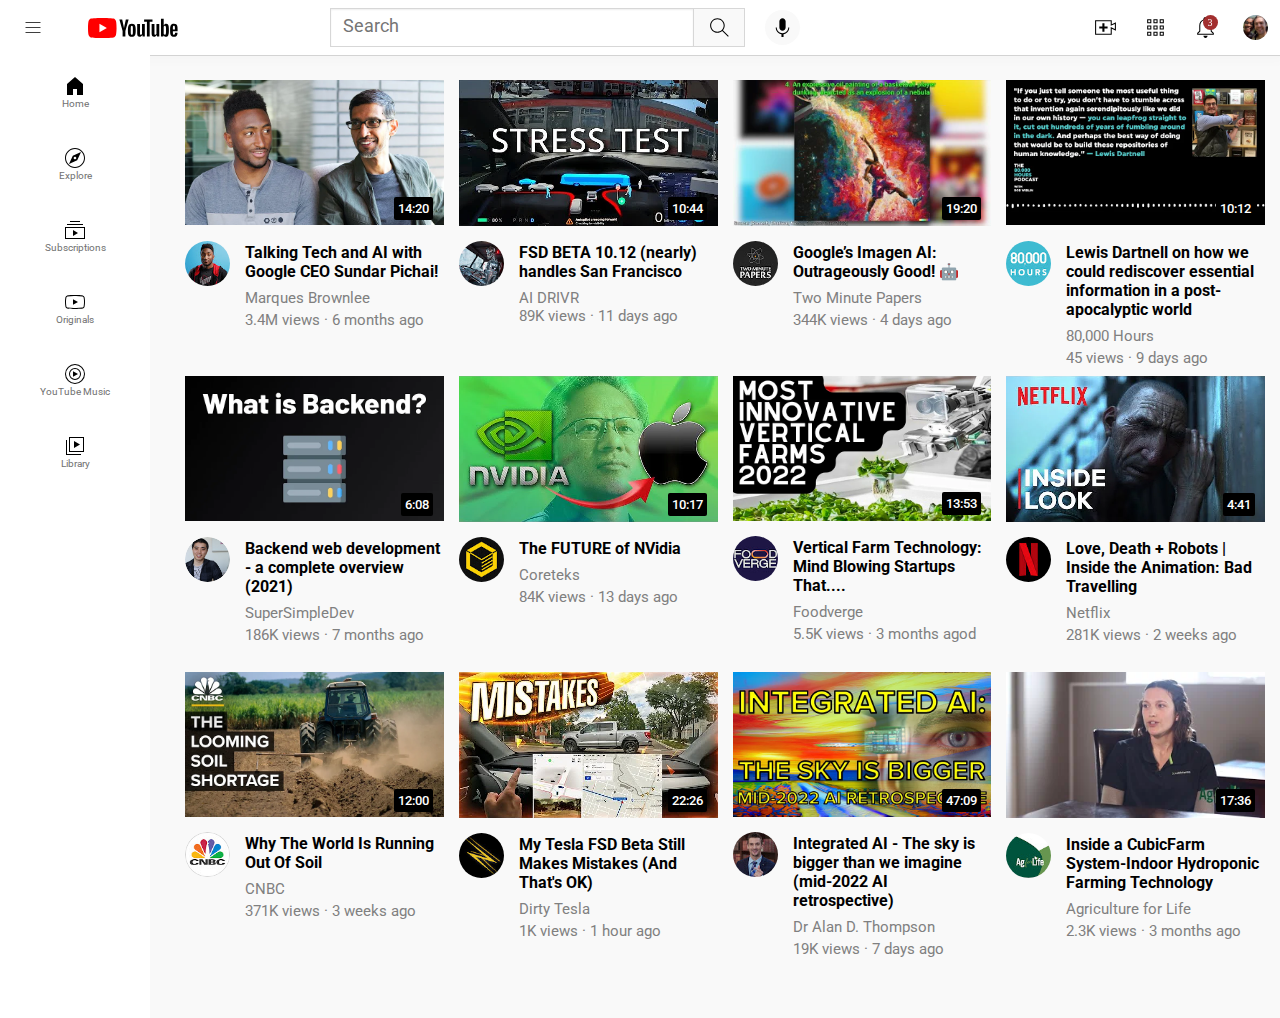
<file: index.html>
<!DOCTYPE html>
<html>

<head>
    <title>Youtube.com Clone</title>
    <link rel="preconnect" href="https://fonts.googleapis.com">
    <link rel="preconnect" href="https://fonts.gstatic.com" crossorigin>
    <link
        href="https://fonts.googleapis.com/css2?family=Montserrat:wght@400;700&family=Roboto:ital,wght@0,400;1,700&display=swap"
        rel="stylesheet">
    <link rel="stylesheet" href="Youtube.css">
    <link rel="stylesheet" href="Youtube-header.css">
    <link rel="stylesheet" href="Youtube-general.css">
</head>

<body style="background">
    <header class="header">

        <div class="left-section">
            <img src="Icons\hamburger-menu.svg" class="hamburger-menu"> <img class="youtubePic"
                src="Thumbnails/youtube-logo.svg" alt="">

        </div>
        <div class="middle-section">
            <input class="searchBox" type="text" placeholder="Search">
            <div class="searchIcon Icons-div">
                <img src="Icons\search icon.svg" class="Icons">
                <div class=" tooltip">Search</div>
            </div>
            <div class=" Icons-div">
                <div class=" voice-search-icon">
                    <img src="Icons\voice-search-icon.svg" class="Icons ">
                </div>
                <div class=" tooltip">
                    Search With Your Voice
                </div>

            </div>
        </div>
        <div class="right-section">
            <div class=" Icons-div">
                <img src="Icons\video-camera-icon.svg" class="Icons">
                <div class=" tooltip">
                    Create
                </div>
            </div>
            <div class=" Icons-div">
                <img src="Icons\squares-menu.svg" class="Icons">
                <div class=" tooltip">
                    Youtube Apps
                </div>
            </div>
            <div class="notification-bell-icon Icons-div">
                <img src="Icons\bell-icon.svg" class="Icons">
                <div class=" notification-count">
                    3
                </div>
                <div class="tooltip">
                    Notifications
                </div>

            </div>
            <div class=" Icons-div">
                <img src="Thumbnails\my-profile-pic.jpg" class="Icons smallCircularImage ">
                <div class=" tooltip">
                    Profile
                </div>
            </div>
        </div>

    </header>
    <main>
        <section class="videoGrid">
            <!-- 1st thumbnail -->
            <div class="Thumbnails">
                <div class=" thumbnail-container">
                    <a href="https://www.youtube.com/watch?v=n2RNcPRtAiY"> <img class="Thumbnails"
                            src="Thumbnails\Sundar and Mkbhd.webp" alt="">
                    </a>

                    <div class=" video-time">14:20</div>
                </div>
                <div class="thumbBotDiv">

                    <div class=" channelProfilePic smallCircularImage">
                        <a href="https://www.youtube.com/watch?v=n2RNcPRtAiY"><img class="smallCircularImage"
                                src="Thumbnails\channel-1.jpeg" alt=""></a>
                        <div class=" channel-pic-tooltip-grid">

                            <img class="smallCircularImage" src="Thumbnails\channel-1.jpeg" alt="">
                            <div class=" name-and-subsriber-row-grid">
                                <p class="channel-pic-tooltip-name-text"><a
                                        href="https://www.youtube.com/watch?v=n2RNcPRtAiY">Marques Brownlee</a>
                                </p>

                                <p class=" grayText">15M subscribers</p>
                            </div>
                        </div>
                    </div>
                    <div class="vidInfoDiv">
                        <p class="VideoName"><a href="https://www.youtube.com/watch?v=n2RNcPRtAiY">Talking Tech and AI
                                with
                                Google CEO Sundar Pichai!</a></p>
                        <p class="grayText"><a href="https://www.youtube.com/watch?v=n2RNcPRtAiY">Marques Brownlee </a>

                        </p>
                        <p class="grayText">3.4M views · 6 months ago</p>
                    </div>
                </div>
            </div>


            <!-- 2nd thumbnail -->
            <div class="Thumbnails">
                <div class=" thumbnail-container">
                    <a href="https://www.youtube.com/watch?v=fwduh2kRj3M"> <img class="Thumbnails"
                            src="Thumbnails\ai driver thumbnail.webp" alt=""></a>
                    <div class=" video-time">10:44</div>
                </div>
                <div class="thumbBotDiv">
                    <div class=" channelProfilePic smallCircularImage">
                        <a href="https://www.youtube.com/watch?v=fwduh2kRj3M"><img class="smallCircularImage"
                                src="Thumbnails\ai driver channel pic.jpg" alt=""></a>
                        <div class=" channel-pic-tooltip-grid">
                            <img class="smallCircularImage" src="Thumbnails\ai driver channel pic.jpg" alt="">
                            <div class=" name-and-subsriber-row-grid">
                                <p class=" channel-pic-tooltip-name-text">
                                    AI DRIVR</p>
                                <p class=" grayText"> 64.1K subscribers </p>
                            </div>
                        </div>
                    </div>
                    <div class="vidInfoDiv">
                        <p class="VideoName"><a href="https://www.youtube.com/watch?v=fwduh2kRj3M">FSD BETA 10.12
                                (nearly)
                                handles San Francisco</a></p>
                        <div class=" bottom-half-of-vid-info-div">
                            <p class="grayText">
                                <a href="https://www.youtube.com/watch?v=fwduh2kRj3M"> AI DRIVR</a>

                            </p>
                            <p class="grayText">89K views · 11 days ago</p>
                        </div>
                    </div>
                </div>
            </div>
            </a>
            <!-- 3rd thumbnail -->
            <div class="Thumbnails">
                <div class=" thumbnail-container">
                    <a href="https://www.youtube.com/watch?v=HyOW6fmkgrc"> <img class="Thumbnails"
                            src="Thumbnails\two minute papers thumbnail.webp"> </a>
                    <div class=" video-time">19:20</div>
                </div>
                <div class="thumbBotDiv">
                    <div class=" channelProfilePic smallCircularImage">
                        <a href="https://www.youtube.com/watch?v=HyOW6fmkgrc"><img class="smallCircularImage"
                                src="Thumbnails\two minute papers channel pic.jpg"></a>
                        <div class=" channel-pic-tooltip-grid">

                            <img class="smallCircularImage" src="Thumbnails\two minute papers channel pic.jpg" alt="">
                            <div class=" name-and-subsriber-row-grid">
                                <p class=" channel-pic-tooltip-name-text">
                                    Two Minute Papers
                                </p>
                                <p class=" grayText"> 64.1K subscribers</p>

                            </div>

                        </div>
                    </div>
                    <div class="vidInfoDiv">
                        <p class="VideoName"><a href="https://www.youtube.com/watch?v=HyOW6fmkgrc">Google’s Imagen AI:
                                Outrageously Good! 🤖
                            </a></p>
                        <p class="grayText"><a href="https://www.youtube.com/watch?v=HyOW6fmkgrc">Two Minute Papers</a>
                        </p>
                        <p class="grayText">344K views · 4 days ago</p>
                    </div>
                </div>
            </div>

            <!-- 4th thumbnail -->
            <div class="Thumbnails">
                <div class=" thumbnail-container">
                    <a href="https://www.youtube.com/watch?v=fn57zM3idY0">
                        <img class="Thumbnails" src="Thumbnails\80k thumnail.webp" alt=""> </a>
                    <div class=" video-time">10:12</div>
                </div>
                <div class="thumbBotDiv">
                    <div class=" channelProfilePic smallCircularImage">
                        <a href="https://www.youtube.com/watch?v=fn57zM3idY0">
                            <img class="smallCircularImage" src="Thumbnails\80k channel pic.jpg" alt=""></a>
                        <div class=" channel-pic-tooltip-grid">

                            <a href="https://www.youtube.com/watch?v=fn57zM3idY0">
                                <img class="smallCircularImage" src="Thumbnails\80k channel pic.jpg" alt=""></a>
                            <div class=" name-and-subsriber-row-grid">
                                <p class=" channel-pic-tooltip-name-text">
                                    80,000 Hours
                                </p>
                                <p class=" grayText">7.4K subscribers </p>
                            </div>
                        </div>
                    </div>
                    <div class="vidInfoDiv">
                        <p class="VideoName"><a href="https://www.youtube.com/watch?v=fn57zM3idY0">
                                Lewis Dartnell on how we could rediscover essential information in a
                                post-apocalyptic world
                            </a> </p>
                        <p class="grayText"><a href="https://www.youtube.com/watch?v=fn57zM3idY0">
                                80,000 Hours</a></p>
                        <p class="grayText">45 views · 9 days ago</p>
                    </div>
                </div>
            </div>
            <!-- 5th thumbnail -->
            <div class="Thumbnails">
                <div class=" thumbnail-container">
                    <a href="https://www.youtube.com/watch?v=XBu54nfzxAQ"> <img class="Thumbnails"
                            src="Thumbnails\backend thumbnail.webp" alt=""></a>
                    <div class=" video-time">6:08</div>
                </div>
                <div class="thumbBotDiv">
                    <div class=" channelProfilePic smallCircularImage">
                        <a href="https://www.youtube.com/watch?v=XBu54nfzxAQ"> <img class="smallCircularImage"
                                src="Thumbnails\supersimple channel.jpg" alt=""></a>
                        <div class=" channel-pic-tooltip-grid">

                            <img class="smallCircularImage" src="Thumbnails\supersimple channel.jpg" alt="">
                            <div class=" name-and-subsriber-row-grid">
                                <p class=" channel-pic-tooltip-name-text">
                                    SuperSimpleDev
                                </p>
                                <p class=" grayText">49K subscribers </p>

                            </div>

                        </div>
                    </div>
                    <div class="vidInfoDiv">
                        <p class="VideoName"><a href="https://www.youtube.com/watch?v=XBu54nfzxAQ">Backend web
                                development -
                                a complete overview (2021)</a>
                        </p>
                        <p class="grayText"><a href="https://www.youtube.com/watch?v=XBu54nfzxAQ">SuperSimpleDev</a></p>
                        <p class="grayText">186K views · 7 months ago</p>
                    </div>
                </div>
            </div>

            <!-- 6th thumbnail -->
            <div class="Thumbnails">
                <div class=" thumbnail-container">
                    <a href="https://www.youtube.com/watch?v=UFnSHaJyhwk">
                        <img class="Thumbnails" src="Thumbnails\nvidia thumbnail.webp" alt="">
                    </a>
                    <div class=" video-time">10:17</div>
                </div>
                <div class="thumbBotDiv">
                    <div class=" channelProfilePic smallCircularImage">
                        <a href="https://www.youtube.com/watch?v=UFnSHaJyhwk">
                            <img class="smallCircularImage" src="Thumbnails\Nvidia channel.jpg" alt="">
                        </a>
                        <div class=" channel-pic-tooltip-grid">

                            <img class="smallCircularImage" src="Thumbnails\Nvidia channel.jpg" alt="">
                            <div class=" name-and-subsriber-row-grid">
                                <p class=" channel-pic-tooltip-name-text">
                                    Coreteks
                                </p>
                                <p class=" grayText"> 130K subscribers</p>

                            </div>

                        </div>
                    </div>
                    <div class="vidInfoDiv">
                        <p class="VideoName"><a href="https://www.youtube.com/watch?v=UFnSHaJyhwk">
                                The FUTURE of NVidia</a></p>
                        <p class="grayText"><a href="https://www.youtube.com/watch?v=UFnSHaJyhwk">
                                Coreteks</a></p>
                        <p class="grayText">84K views · 13 days ago</p>
                    </div>
                </div>
            </div>
            </a>
            <!-- 6th thumbnail end -->

            <!-- 7th thumbnail -->
            <a href="https://www.youtube.com/watch?v=jKcliuGdJdU">
                <div class="Thumbnails">
                    <div class=" thumbnail-container">
                        <img class="Thumbnails" src="Thumbnails\1.webp" alt="">
                        <div class=" video-time">13:53</div>
                    </div>
                    <div class="thumbBotDiv">
                        <div class=" channelProfilePic smallCircularImage">
                            <img class="smallCircularImage" src="Thumbnails\second set of thumbnails\1 profile pic.jpg">
                            <div class=" channel-pic-tooltip-grid">
                                <img class="smallCircularImage"
                                    src="Thumbnails\second set of thumbnails\1 profile pic.jpg" alt="">
                                <div class=" name-and-subsriber-row-grid">
                                    <p class=" channel-pic-tooltip-name-text">
                                        Foodverge
                                    </p>
                                    <p class=" grayText"> 883 subscribers</p>
                                </div>
                            </div>
                        </div>

                        <div class="vidInfoDiv">
                            <p class="VideoName">Vertical Farm Technology: Mind Blowing Startups That....</p>
                            <p class="grayText">Foodverge</p>
                            <p class="grayText">5.5K views · 3 months agod</p>
                        </div>
                    </div>
                </div>
            </a>
            <!-- 7th thumbnail end -->

            <!-- 8th thumbnail -->
            <a href="https://www.youtube.com/watch?v=kB3bN22c60o">
                <div class="Thumbnails">
                    <div class=" thumbnail-container">
                        <img class="Thumbnails" src="Thumbnails\second set of thumbnails\2.webp" alt="">
                        <div class=" video-time">4:41</div>
                    </div>
                    <div class="thumbBotDiv">
                        <div class=" channelProfilePic smallCircularImage">
                            <img class="smallCircularImage" src="Thumbnails\second set of thumbnails\2 profile.jpg"
                                alt="">
                            <div class=" channel-pic-tooltip-grid">

                                <img class="smallCircularImage" src="Thumbnails\second set of thumbnails\2 profile.jpg"
                                    alt="">
                                <div class=" name-and-subsriber-row-grid">
                                    <p class=" channel-pic-tooltip-name-text">
                                        Netflix 23.9M subscribers
                                    </p>
                                    <p class=" grayText"> </p>

                                </div>

                            </div>
                        </div>
                        <div class="vidInfoDiv">
                            <p class="VideoName">Love, Death + Robots | Inside the Animation: Bad Travelling</p>
                            <p class="grayText">Netflix</p>
                            <p class="grayText">281K views · 2 weeks ago</p>
                        </div>
                    </div>
                </div>
            </a>
            <!-- 8th thumbnail end -->

            <!-- 9th thumbnail -->
            <a href="https://www.youtube.com/watch?v=NJhpoYwAqFA">
                <div class="Thumbnails">
                    <div class=" thumbnail-container">
                        <img class="Thumbnails" src="Thumbnails\second set of thumbnails\3.webp" alt="">
                        <div class=" video-time">12:00</div>
                    </div>
                    <div class="thumbBotDiv">
                        <div class=" channelProfilePic smallCircularImage">
                            <img class="smallCircularImage" src="Thumbnails\second set of thumbnails\3 profile.jpg"
                                alt="">
                            <div class=" channel-pic-tooltip-grid">

                                <img class="smallCircularImage" src="Thumbnails\second set of thumbnails\3 profile.jpg"
                                    alt="">
                                <div class=" name-and-subsriber-row-grid">
                                    <p class=" channel-pic-tooltip-name-text">
                                        CNBC
                                    </p>
                                    <p class=" grayText">2.74M subscribers </p>

                                </div>

                            </div>
                        </div>
                        <div class="vidInfoDiv">
                            <p class="VideoName">Why The World Is Running Out Of Soil</p>
                            <p class="grayText">CNBC</p>
                            <p class="grayText">371K views · 3 weeks ago</p>
                        </div>
                    </div>
                </div>
            </a>
            <!-- 10th thumbnail -->
            <a href="https://www.youtube.com/watch?v=Kf3t9gNOl98">
                <div class="Thumbnails">
                    <div class=" thumbnail-container">
                        <img class="Thumbnails" src="Thumbnails\second set of thumbnails\4.webp" alt="">
                        <div class=" video-time">22:26</div>
                    </div>
                    <div class="thumbBotDiv">
                        <div class=" channelProfilePic smallCircularImage">
                            <img class="smallCircularImage" src="Thumbnails\second set of thumbnails\4 profile.jpg"
                                alt="">
                            <div class=" channel-pic-tooltip-grid">

                                <img class="smallCircularImage" src="Thumbnails\second set of thumbnails\4 profile.jpg"
                                    alt="">
                                <div class=" name-and-subsriber-row-grid">
                                    <p class=" channel-pic-tooltip-name-text">
                                        Dirty Tesla
                                    </p>
                                    <p class=" grayText">79.4K subscribers </p>

                                </div>

                            </div>
                        </div>
                        <div class="vidInfoDiv">
                            <p class="VideoName">My Tesla FSD Beta Still Makes Mistakes (And That's OK)</p>
                            <p class="grayText">Dirty Tesla</p>
                            <p class="grayText">1K views · 1 hour ago</p>
                        </div>
                    </div>
                </div>
            </a>
            <!-- 11th thumbnail -->
            <a href="https://www.youtube.com/watch?v=gjlONmyA6KQ">
                <div class="Thumbnails">
                    <div class=" thumbnail-container">
                        <img class="Thumbnails" src="Thumbnails\second set of thumbnails\5.webp" alt="">
                        <div class=" video-time">47:09</div>
                    </div>
                    <div class="thumbBotDiv">
                        <div class=" channelProfilePic smallCircularImage">
                            <img class="smallCircularImage" src="Thumbnails\second set of thumbnails\5 profile.jpg"
                                alt="">
                            <div class=" channel-pic-tooltip-grid">

                                <img class="smallCircularImage" src="Thumbnails\second set of thumbnails\5 profile.jpg"
                                    alt="">
                                <div class=" name-and-subsriber-row-grid">
                                    <p class=" channel-pic-tooltip-name-text">
                                        Dr Alan D. Thompson
                                    </p>
                                    <p class=" grayText"> 18.5K subscribers</p>

                                </div>

                            </div>
                        </div>
                        <div class="vidInfoDiv">
                            <p class="VideoName">Integrated AI - The sky is bigger than we imagine (mid-2022 AI
                                retrospective)
                            </p>
                            <p class="grayText">Dr Alan D. Thompson</p>
                            <p class="grayText">19K views · 7 days ago</p>
                        </div>
                    </div>
                </div>
            </a>
            <!-- 12th thumbnail -->
            <a href="https://www.youtube.com/watch?v=bSIMrq6YK7k">
                <div class="Thumbnails">
                    <div class=" thumbnail-container">
                        <img class="Thumbnails" src="Thumbnails\second set of thumbnails\6.webp" alt="">
                        <div class=" video-time">17:36</div>
                    </div>
                    <div class="thumbBotDiv">
                        <div class=" channelProfilePic smallCircularImage">
                            <img class="smallCircularImage" src="Thumbnails\second set of thumbnails\6 profile.jpg"
                                alt="">
                            <div class=" channel-pic-tooltip-grid">

                                <img class="smallCircularImage" src="Thumbnails\second set of thumbnails\6 profile.jpg"
                                    alt="">
                                <div class=" name-and-subsriber-row-grid">
                                    <p class=" channel-pic-tooltip-name-text">
                                        Agriculture for Life
                                    </p>
                                    <p class=" grayText">3.13K subscribers </p>

                                </div>

                            </div>
                        </div>
                        <div class="vidInfoDiv">
                            <p class="VideoName">Inside a CubicFarm System-Indoor Hydroponic Farming Technology</p>
                            <p class="grayText">Agriculture for Life</p>
                            <p class="grayText">2.3K views · 3 months ago</p>
                        </div>
                    </div>
                </div>
            </a>
        </section>

    </main>


    <nav class=" side-bar">
        <div class=" side-bar-icon-divs">
            <img src="Icons/home(1)icon.svg" class=" side-bar-icon-imgs">
            <div class=" side-bar-icon-text">
                Home
            </div>
        </div>
        <div class=" side-bar-icon-divs">
            <img src="Icons/explore(2) icon.svg" class=" side-bar-icon-imgs">
            <div class=" side-bar-icon-text">
                Explore
            </div>
        </div>
        <div class=" side-bar-icon-divs">
            <img src="Icons/subscriptions(3) icon.svg" class=" side-bar-icon-imgs">
            <div class=" side-bar-icon-text">
                Subscriptions
            </div>
        </div>
        <div class=" side-bar-icon-divs">
            <img src="Icons/originals youtube (4) icon.svg" class=" side-bar-icon-imgs">
            <div class=" side-bar-icon-text">
                Originals
            </div>
        </div>
        <div class=" side-bar-icon-divs">
            <img src="Icons/youtube-music(5) icon.svg" class=" side-bar-icon-imgs">
            <div class=" side-bar-icon-text">
                YouTube Music
            </div>
        </div>
        <div class=" side-bar-icon-divs">
            <img src="Icons/library(6) icon.svg" class=" side-bar-icon-imgs">
            <div class=" side-bar-icon-text">
                Library
            </div>
        </div>

    </nav>
</body>

</html>
</file>
<file: Youtube.css>
.Thumbnails {
    width: 100%;
    display: grid;
    grid-template-columns: 1fr;
    grid-template-rows: 1fr 1fr;
    row-gap: 5px;
    vertical-align: top;
    background-color: #f9f9f9;
    position:relative;
    min-width: 250px;
    min-height: 110px;
    object-fit: cover;
}
a{
    cursor: pointer;
}
.thumbBotDiv{
    display: grid;
    grid-template-columns: 60px 1fr;
    vertical-align: top;
   background-color: inherit;
}
.vidInfoDiv{
    margin-top: 8px;
    display: flex;
    flex-direction: column; 
    row-gap: 4px;
}

.smallCircularImage{
width: 45px;
height: 45px;
border-radius: 50%;
            }

 .channel-pic-tooltip-grid .smallCircularImage{
width: 55px;
height: 55px;
}

.channelProfilePic{
vertical-align: top;
margin-top: 10px;
     }

.VideoName{
    font-weight: bold;
    padding: 4px 0px;
}

.grayText{
    font-size: 15px;
    color: gray;
        }
                .grayText a{
    font-size: 15px;
        color: gray;
                }
.videoGrid{
   display: grid;
    grid-template-columns: 1fr 1fr 1fr 1fr;
    grid-template-rows: 1fr 1fr 1fr;
    column-gap: 15px;   
    row-gap: 0px;
    position: relative;
   background-color: inherit; 
padding-left: 15px;   
padding-right: 15px;
}
@media (min-width:1200px){
    .videoGrid{
        padding-left:100px;
        row-gap: 0px;
    }
    .thumbBotDiv{
        margin-bottom:-50px;}
}
@media (min-width: 650px) and (max-width: 899px) {
    .videoGrid{
        grid-template-columns: 1fr 1fr;
    }
}

@media (min-width: 900px) and (max-width: 1150px) {
    .videoGrid {
        grid-template-columns: 1fr 1fr 1fr;
    }
}

.thumbnail-container{
position: relative;
}

.video-time{
    font-family: roboto;
    font-weight: 500 ;
    background-color: black;
    position:absolute;
    bottom: 4%;
    right: 4%;
    color: white;
    font-size: 13px;
    border-radius: 2px;
    padding: 4px 4px 4px 4px;
}


.channel-pic-tooltip-grid{
display: grid;
grid-template-columns: 40px 170px;
 position:absolute;
  bottom: 6%;
  background-color: white;
  color:white;
  padding: 10px 5px;
  pointer-events:   none;
  opacity: 0;
  border-radius: 4%;
  white-space: nowrap;
  z-index: 1;
  transition: .15s;
  column-gap: 10%;
   box-shadow: 5px 5px 5px rgba(0, 0, 0, .15); 
 } 

 .smallCircularImage:hover .channel-pic-tooltip-grid{
    opacity: 1;
 }

 
.name-and-subsriber-row-grid{
    display: grid;
    grid-template-rows:1fr 1fr; 

}

.channel-pic-tooltip-name-text{
    color: black;
    font-weight: bolder;
    font-family: Roboto;    
}
</file>
<file: Youtube-header.css>
.header{
    height: 55px;
    position:fixed;
    top:0;
    right: 0;
    left: 0;
    background-color: white;
    border-bottom: solid 1px lightgray;
    box-shadow: 5px 5px 12px rgba(0, 0, 0, .02); 
    z-index: 1;
}

.Icons-div,
.hamburger-menu,
.youtubePic{
    cursor: pointer;
}

.header, .left-section, .right-section, .middle-section {
    display: flex;
    justify-content: space-between;
    align-items: center;
    flex-shrink: 0;
}
.left-section, .right-section{
    width: 200px;
}

.left-section{
display: flex;
justify-content: start;
justify-content: space-around;

}

.Icons{
    /* margin-left: 20px; */
    height: 25px;
    width: 25px;
    object-fit: cover;
    position: relative;
    transition: .15s;
    display: flex; place-content: center; place-items: center;

}

.icons .smallCircularImage {
    height: 30px;
    width: 30px;
    border-radius: 10%;
    object-fit: cover;
    border: 10px solid;
}

.Icons-div{
display: flex;
    place-content: center;
    place-items: center;
}

.Icons-div:hover .tooltip{
opacity: 1;
}
.tooltip{
    position:absolute; 
    bottom: -30%;
    background-color: gray;
    color:white;
    padding: 4px;
    pointer-events:   none;
    opacity: 0;
    font-family: Roboto;
    border-radius: 2%;
    white-space: no wrap;
    z-index: 1;
    display: flex;
}

.notification-bell-icon .tooltip{
    position: absolute;
    bottom: -130%;
    
} 

.notification-bell-icon{
    position: relative;
}

.notification-count{
    background-color: rgb(162, 46, 46);
    width: 15px;
    height: 15px;
    font-size: 10px;
    color: white;
    border-radius:10px;
    display: flex;
    place-content: center;
    place-items: center;
    position:absolute;
    top: 0%;
    right: 0%;
}

.hamburger-menu{
height: 20px;
}

.youtubePic{
    /* width: 100px; */
    height: 20px;
    /* margin-left: 30px; */
}

.middle-section{
    display: flex;
    flex: 1;
    max-width: 470px;
    margin-right: 150px;
}
.searchBox {
    width: 0;
    display: flex;
    flex: 1;
    /* padding: 11px 100px; */
    height: 35px;
    margin: 20px 0px 20px 0px;
    border-style: solid;
    border-color: rgb(215, 215, 215);
    border-width: 1px;
    box-shadow: inset 0px 1px 2px #eeeeee; 

}

.searchBox::placeholder{
padding-left: 10px;
}

.searchBox::placeholder{
    font-size: 18px;
    font-family: roboto;
    
}


.searchIcon{ 
    margin-left: -1px;
    display: flex;
    align-items: center;
    justify-content: center;
    background-color: #f9f9f9;
    border: solid;
    border-color: rgb(215, 215, 215); 
    border-width: 1px;
    height: 37px ;
    width: 50px;
}

.right-section{
    display: flex;
    justify-content: end;
    justify-content: space-around;
    }

.side-bar{
    display: flex;
    flex-direction: column;
    justify-content: flex-start;
    position: fixed;
    top: 55px;
    left: 0;
    height: 1000px;
    width: 74px;
    border-top: none;
    z-index: 1;
    background-color: white;
}
@media (min-width:1200px) {
    .side-bar{
        width:150px;
    }
}

.side-bar-icon-divs{
    display: flex;
    flex-direction: column;
    display: flex; place-content: center; place-items: center; 
    height: 72px;
    width: 72;
    background-color: white;
    transition:  .25s;
    cursor: pointer;

}

.side-bar-icon-divs:hover{
    background-color: rgb(228, 228, 228);
    /* border-radius: 10px; */
    /* box-shadow: 20px 20px 10px rgba(238, 100, 100, 0.55);  */
}

.side-bar-icon-imgs{
    height: 24px;
    width: 24px;
}

.side-bar-icon-text{
    color: rgb(113, 113, 113);
    display: flex; place-content: center; place-items: center;
    font-size: 10px;
    font-family: roboto;
}

.voice-search-icon{
    margin-left: 20px;
    background-color: #f9f9f9;
    border-radius: 50%;
    height: fit-content;
    width: fit-content;
    padding: 5px;
    
}
</file>
<file: Youtube-general.css>
p {
    font-family: Roboto, Arial;
    margin-top: 0;
    margin-bottom: 0;
}

body {
    z-index: 0;
    background-color: #f9f9f9;
    margin: 0;
    padding-top: 80px;
    padding-left: 85px;
}

a{
    color: black;
    font-style: normal;
    text-decoration: none;
}
</file>
